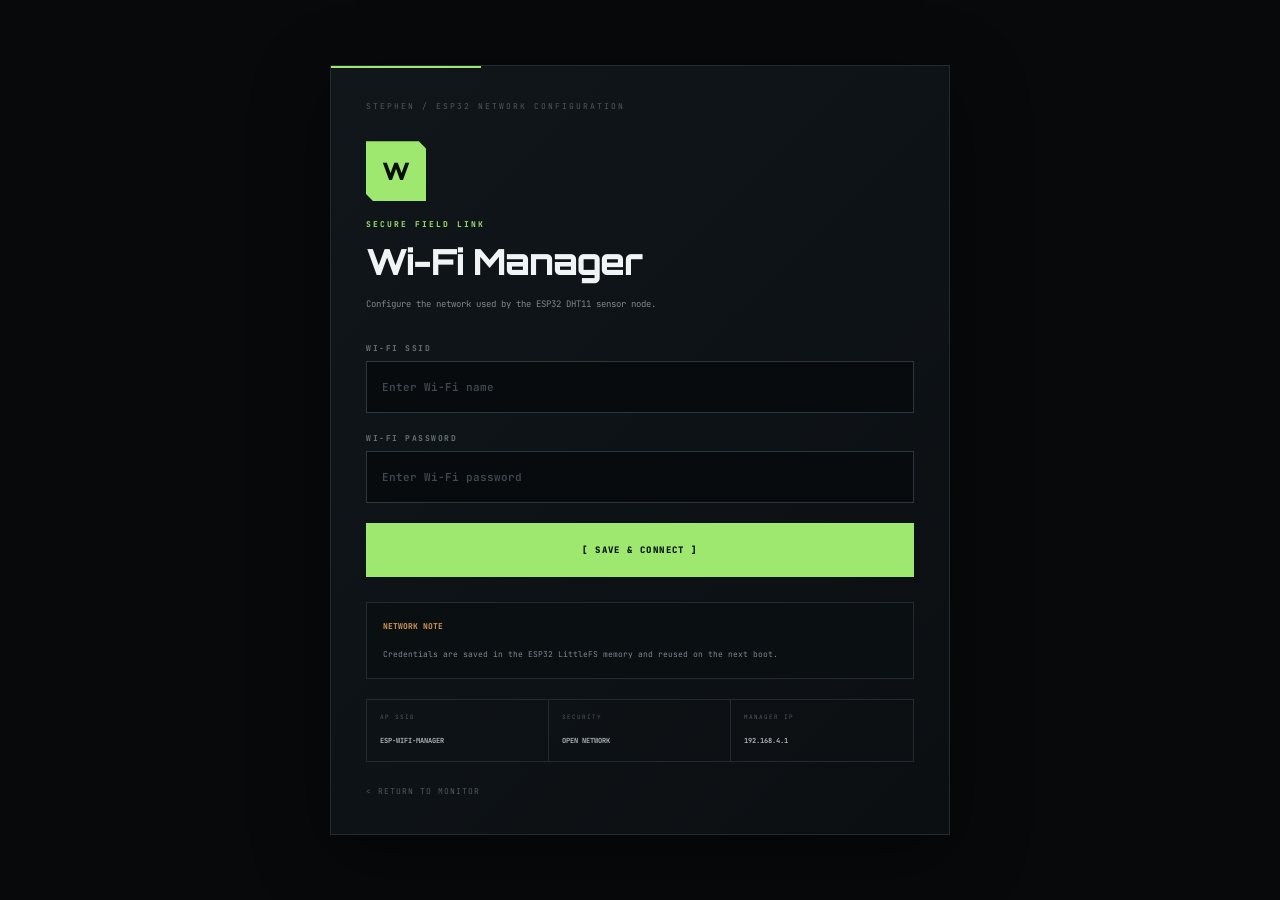
<file: wifimanager.html>
<!DOCTYPE html>
<html lang="en">

<head>
    <meta charset="UTF-8">

    <meta
        name="viewport"
        content="width=device-width, initial-scale=1.0"
    >

    <title>STEPHEN // ESP32 NETWORK</title>

    <link rel="preconnect" href="https://fonts.googleapis.com">
    <link rel="preconnect" href="https://fonts.gstatic.com" crossorigin>

    <link
        href="https://fonts.googleapis.com/css2?family=JetBrains+Mono:wght@400;600;700;800&family=Orbitron:wght@500;600;700;800;900&display=swap"
        rel="stylesheet"
    >

    <style>
        * {
            margin: 0;
            padding: 0;
            box-sizing: border-box;
        }

        :root {
            --bg: #07090b;
            --panel: #0d1115;
            --line: #222b32;
            --line-light: #2c373f;
            --text: #e8edf0;
            --muted: #7c878e;
            --dim: #4d585f;
            --accent: #9ee870;
            --accent-dark: #4f813e;
            --orange: #d69b58;
        }

        body {
            min-height: 100vh;
            background: var(--bg);
            color: var(--text);
            font-family: "JetBrains Mono", monospace;
            display: flex;
            align-items: center;
            justify-content: center;
            padding: 25px;
        }

        .scanlines {
            position: fixed;
            inset: 0;
            pointer-events: none;
            opacity: .08;
            background: repeating-linear-gradient(
                0deg,
                transparent,
                transparent 3px,
                rgba(255,255,255,.025) 4px
            );
        }

        .grid-bg {
            position: fixed;
            inset: 0;
            pointer-events: none;
            opacity: .20;
            background-image:
                linear-gradient(rgba(255,255,255,.025) 1px, transparent 1px),
                linear-gradient(90deg, rgba(255,255,255,.025) 1px, transparent 1px);
            background-size: 45px 45px;
        }

        .wifi-page {
            width: 100%;
            max-width: 620px;
            position: relative;
            z-index: 2;
        }

        .wifi-card {
            background:
                linear-gradient(135deg, #10161a, #0b0f12);
            border: 1px solid var(--line);
            padding: 35px;
            position: relative;
            overflow: hidden;
            box-shadow: 0 20px 70px rgba(0,0,0,.45);
        }

        .wifi-card::before {
            content: "";
            position: absolute;
            left: 0;
            top: 0;
            width: 150px;
            height: 2px;
            background: var(--accent);
        }

        .wifi-topline {
            color: var(--dim);
            font-size: 8px;
            letter-spacing: 2px;
            margin-bottom: 30px;
        }

        .wifi-icon {
            width: 60px;
            height: 60px;
            display: grid;
            place-items: center;
            background: var(--accent);
            color: #091008;
            font: 900 24px "Orbitron", sans-serif;
            margin-bottom: 18px;
            clip-path:
                polygon(
                    0 0,
                    88% 0,
                    100% 12%,
                    100% 100%,
                    12% 100%,
                    0 88%
                );
        }

        .system-label {
            color: var(--accent);
            font-size: 8px;
            font-weight: 700;
            letter-spacing: 2px;
            margin-bottom: 10px;
        }

        h1 {
            color: #f1f4f5;
            font: 800 36px "Orbitron", sans-serif;
            letter-spacing: -1px;
        }

        .wifi-description {
            color: var(--muted);
            font-size: 9px;
            line-height: 1.8;
            margin: 12px 0 30px;
        }

        .wifi-field {
            margin-bottom: 20px;
        }

        .wifi-field label {
            display: block;
            color: #68747b;
            font-size: 8px;
            font-weight: 700;
            letter-spacing: 1.5px;
            margin-bottom: 8px;
        }

        .wifi-field input {
            width: 100%;
            height: 52px;
            padding: 0 15px;
            outline: none;
            border: 1px solid var(--line-light);
            background: #080b0d;
            color: var(--accent);
            font: 600 11px "JetBrains Mono", monospace;
        }

        .wifi-field input:focus {
            border-color: var(--accent-dark);
            box-shadow: 0 0 0 3px rgba(158,232,112,.04);
        }

        .wifi-field input::placeholder {
            color: #3f4a50;
        }

        .wifi-submit {
            width: 100%;
            height: 54px;
            border: 1px solid var(--accent);
            background: var(--accent);
            color: #081008;
            cursor: pointer;
            font: 800 9px "JetBrains Mono", monospace;
            letter-spacing: 1.4px;
            transition: .2s ease;
        }

        .wifi-submit:hover {
            filter: brightness(1.08);
            transform: translateY(-1px);
        }

        .wifi-note {
            margin-top: 25px;
            padding: 16px;
            border: 1px solid var(--line);
            background: #0a0f12;
            color: var(--muted);
            font-size: 8px;
            line-height: 1.8;
        }

        .wifi-note strong {
            color: var(--orange);
        }

        .wifi-specs {
            margin-top: 20px;
            display: grid;
            grid-template-columns: repeat(3, 1fr);
            border: 1px solid var(--line);
        }

        .wifi-specs div {
            padding: 13px;
            border-right: 1px solid var(--line);
        }

        .wifi-specs div:last-child {
            border-right: 0;
        }

        .wifi-specs span {
            display: block;
            color: var(--dim);
            font-size: 6px;
            letter-spacing: 1px;
            margin-bottom: 6px;
        }

        .wifi-specs b {
            color: #aab4b9;
            font-size: 7px;
            word-break: break-word;
        }

        .back-link {
            display: inline-block;
            margin-top: 24px;
            color: var(--dim);
            text-decoration: none;
            font-size: 8px;
            letter-spacing: 1px;
        }

        .back-link:hover {
            color: var(--accent);
        }

        @media (max-width: 600px) {
            body {
                padding: 12px;
            }

            .wifi-card {
                padding: 25px 20px;
            }

            h1 {
                font-size: 28px;
            }

            .wifi-specs {
                grid-template-columns: 1fr;
            }

            .wifi-specs div {
                border-right: 0;
                border-bottom: 1px solid var(--line);
            }

            .wifi-specs div:last-child {
                border-bottom: 0;
            }
        }
    </style>
</head>

<body>

<div class="scanlines"></div>
<div class="grid-bg"></div>

<div class="wifi-page">

    <div class="wifi-card">

        <div class="wifi-topline">
            STEPHEN / ESP32 NETWORK CONFIGURATION
        </div>

        <div class="wifi-icon">W</div>

        <div class="system-label">
            SECURE FIELD LINK
        </div>

        <h1>Wi-Fi Manager</h1>

        <p class="wifi-description">
            Configure the network used by the ESP32 DHT11 sensor node.
        </p>

        <form action="/savewifi" method="POST">

            <div class="wifi-field">
                <label for="ssid">WI-FI SSID</label>

                <input
                    type="text"
                    id="ssid"
                    name="ssid"
                    placeholder="Enter Wi-Fi name"
                    required
                >
            </div>

            <div class="wifi-field">
                <label for="password">WI-FI PASSWORD</label>

                <input
                    type="password"
                    id="password"
                    name="password"
                    placeholder="Enter Wi-Fi password"
                >
            </div>

            <button
                type="submit"
                class="wifi-submit"
            >
                [ SAVE & CONNECT ]
            </button>

        </form>

        <div class="wifi-note">
            <strong>NETWORK NOTE</strong>
            <br><br>
            Credentials are saved in the ESP32 LittleFS memory
            and reused on the next boot.
        </div>

        <div class="wifi-specs">

            <div>
                <span>AP SSID</span>
                <b>ESP-WIFI-MANAGER</b>
            </div>

            <div>
                <span>SECURITY</span>
                <b>OPEN NETWORK</b>
            </div>

            <div>
                <span>MANAGER IP</span>
                <b>192.168.4.1</b>
            </div>

        </div>

        <a href="/" class="back-link">
            &lt; RETURN TO MONITOR
        </a>

    </div>

</div>

</body>
</html>
</file>
